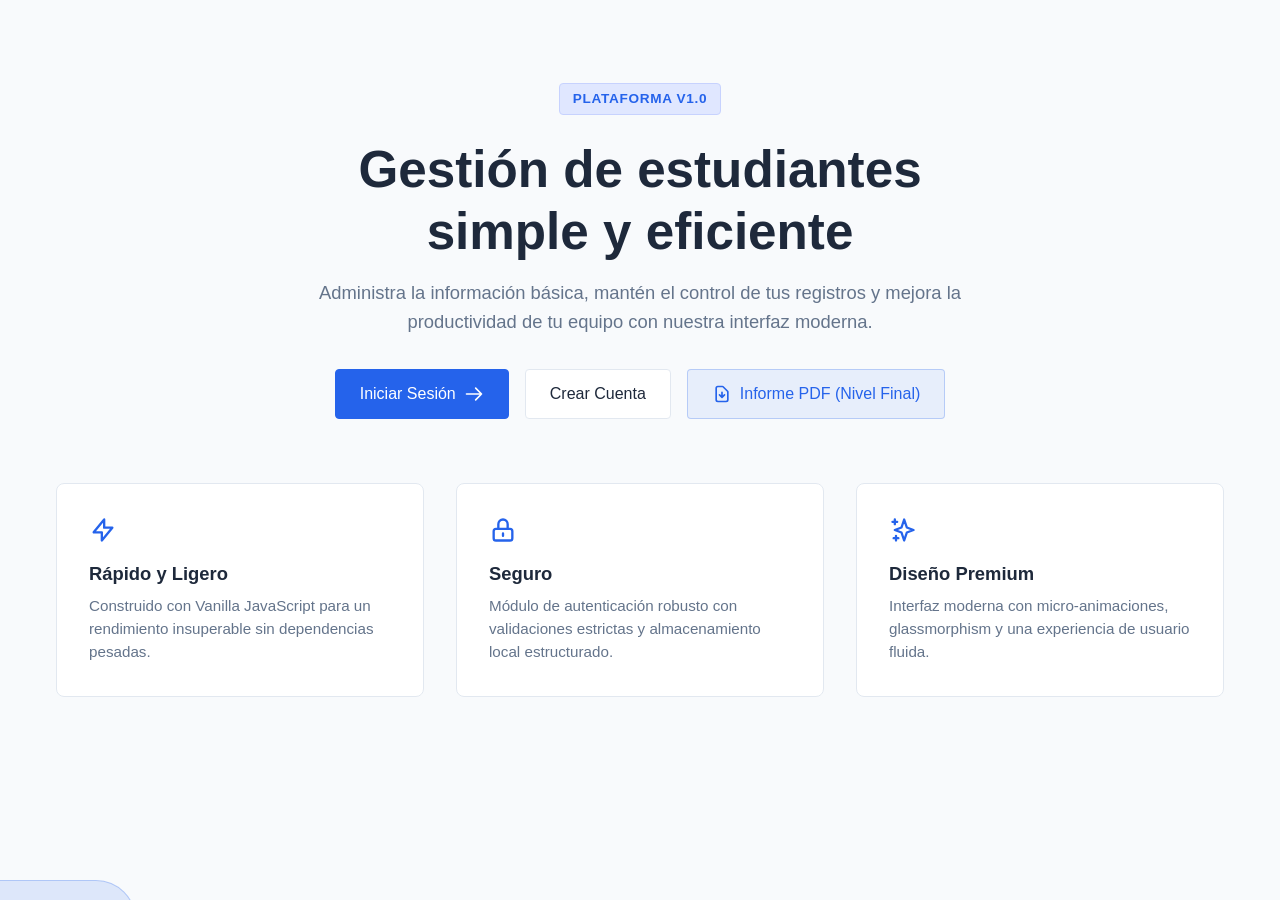
<file: index.html>
<!DOCTYPE html>
<html lang="es">
<head>
    <meta charset="UTF-8">
    <meta name="viewport" content="width=device-width, initial-scale=1.0">
    <meta name="description" content="Proyecto Educa - Plataforma moderna y rápida para la gestión de estudiantes.">
    <title>Proyecto Educa | Inicio</title>
    
    <!-- Fuentes de Google: Inter -->
    <link rel="preconnect" href="https://fonts.googleapis.com">
    <link rel="preconnect" href="https://fonts.gstatic.com" crossorigin>
    <link href="https://fonts.googleapis.com/css2?family=Inter:wght@400;500;700;800&display=swap" rel="stylesheet">
    
    <!-- Estilos Globales -->
    <link rel="stylesheet" href="assets/css/reset.css">
    <link rel="stylesheet" href="assets/css/variables.css">
    <link rel="stylesheet" href="assets/css/components.css">
    <link rel="stylesheet" href="assets/css/pages.css">
</head>
<body>
    <!-- Fondo animado de figuras flotantes -->
    <div class="floating-bg">
        <div class="shape shape-1"></div>
        <div class="shape shape-2"></div>
        <div class="shape shape-3"></div>
        <div class="shape shape-4"></div>
        <div class="shape shape-5"></div>
        <div class="shape shape-6"></div>
    </div>

    <!-- El Header será inyectado aquí por el componente de la Parte 4 -->
    <header id="header-container" class="glass-header"></header>
    
    <main class="main-content">
        <!-- Sección Principal (Hero) -->
        <section class="hero">
            <div class="hero-badge">Plataforma v1.0</div>
            <h1>Gestión de estudiantes<br><span>simple y eficiente</span></h1>
            <p>Administra la información básica, mantén el control de tus registros y mejora la productividad de tu equipo con nuestra interfaz moderna.</p>
            <div class="actions">
                <a href="src/pages/login.html" class="btn btn-primary btn-lg">
                    Iniciar Sesión
                    <svg width="20" height="20" fill="none" stroke="currentColor" viewBox="0 0 24 24"><path stroke-linecap="round" stroke-linejoin="round" stroke-width="2" d="M14 5l7 7m0 0l-7 7m7-7H3"></path></svg>
                </a>
                <a href="src/pages/registro.html" class="btn btn-secondary btn-lg">Crear Cuenta</a>
                <a href="Analisis_del_Proyecto_Git.pdf" download class="btn btn-secondary btn-lg" style="background: rgba(37, 99, 235, 0.08); border-color: rgba(37, 99, 235, 0.25); color: var(--color-primary);" title="Descargar Informe Técnico en PDF">
                    <svg width="20" height="20" fill="none" stroke="currentColor" viewBox="0 0 24 24"><path stroke-linecap="round" stroke-linejoin="round" stroke-width="2" d="M12 10v6m0 0l-3-3m3 3l3-3m2 8H7a2 2 0 01-2-2V5a2 2 0 012-2h5.586a1 1 0 01.707.293l5.414 5.414a1 1 0 01.293.707V19a2 2 0 01-2 2z"></path></svg>
                    Informe PDF (Nivel Final)
                </a>
            </div>
        </section>

        <!-- Sección de Características -->
        <section class="features-grid">
            <div class="card feature-card">
                <div class="feature-icon">
                    <svg width="28" height="28" fill="none" stroke="currentColor" viewBox="0 0 24 24"><path stroke-linecap="round" stroke-linejoin="round" stroke-width="2" d="M13 10V3L4 14h7v7l9-11h-7z"></path></svg>
                </div>
                <h3>Rápido y Ligero</h3>
                <p>Construido con Vanilla JavaScript para un rendimiento insuperable sin dependencias pesadas.</p>
            </div>
            <div class="card feature-card">
                <div class="feature-icon">
                    <svg width="28" height="28" fill="none" stroke="currentColor" viewBox="0 0 24 24"><path stroke-linecap="round" stroke-linejoin="round" stroke-width="2" d="M12 15v2m-6 4h12a2 2 0 002-2v-6a2 2 0 00-2-2H6a2 2 0 00-2 2v6a2 2 0 002 2zm10-10V7a4 4 0 00-8 0v4h8z"></path></svg>
                </div>
                <h3>Seguro</h3>
                <p>Módulo de autenticación robusto con validaciones estrictas y almacenamiento local estructurado.</p>
            </div>
            <div class="card feature-card">
                <div class="feature-icon">
                    <svg width="28" height="28" fill="none" stroke="currentColor" viewBox="0 0 24 24"><path stroke-linecap="round" stroke-linejoin="round" stroke-width="2" d="M5 3v4M3 5h4M6 17v4m-2-2h4m5-16l2.286 6.857L21 12l-5.714 2.143L13 21l-2.286-6.857L5 12l5.714-2.143L13 3z"></path></svg>
                </div>
                <h3>Diseño Premium</h3>
                <p>Interfaz moderna con micro-animaciones, glassmorphism y una experiencia de usuario fluida.</p>
            </div>
        </section>
    </main>

    <!-- El Footer será inyectado aquí por el componente de la Parte 4 -->
    <footer id="footer-container"></footer>

    <!-- Script Principal (Módulo ES6) -->
    <script type="module" src="src/main.js"></script>
</body>
</html>
</file>
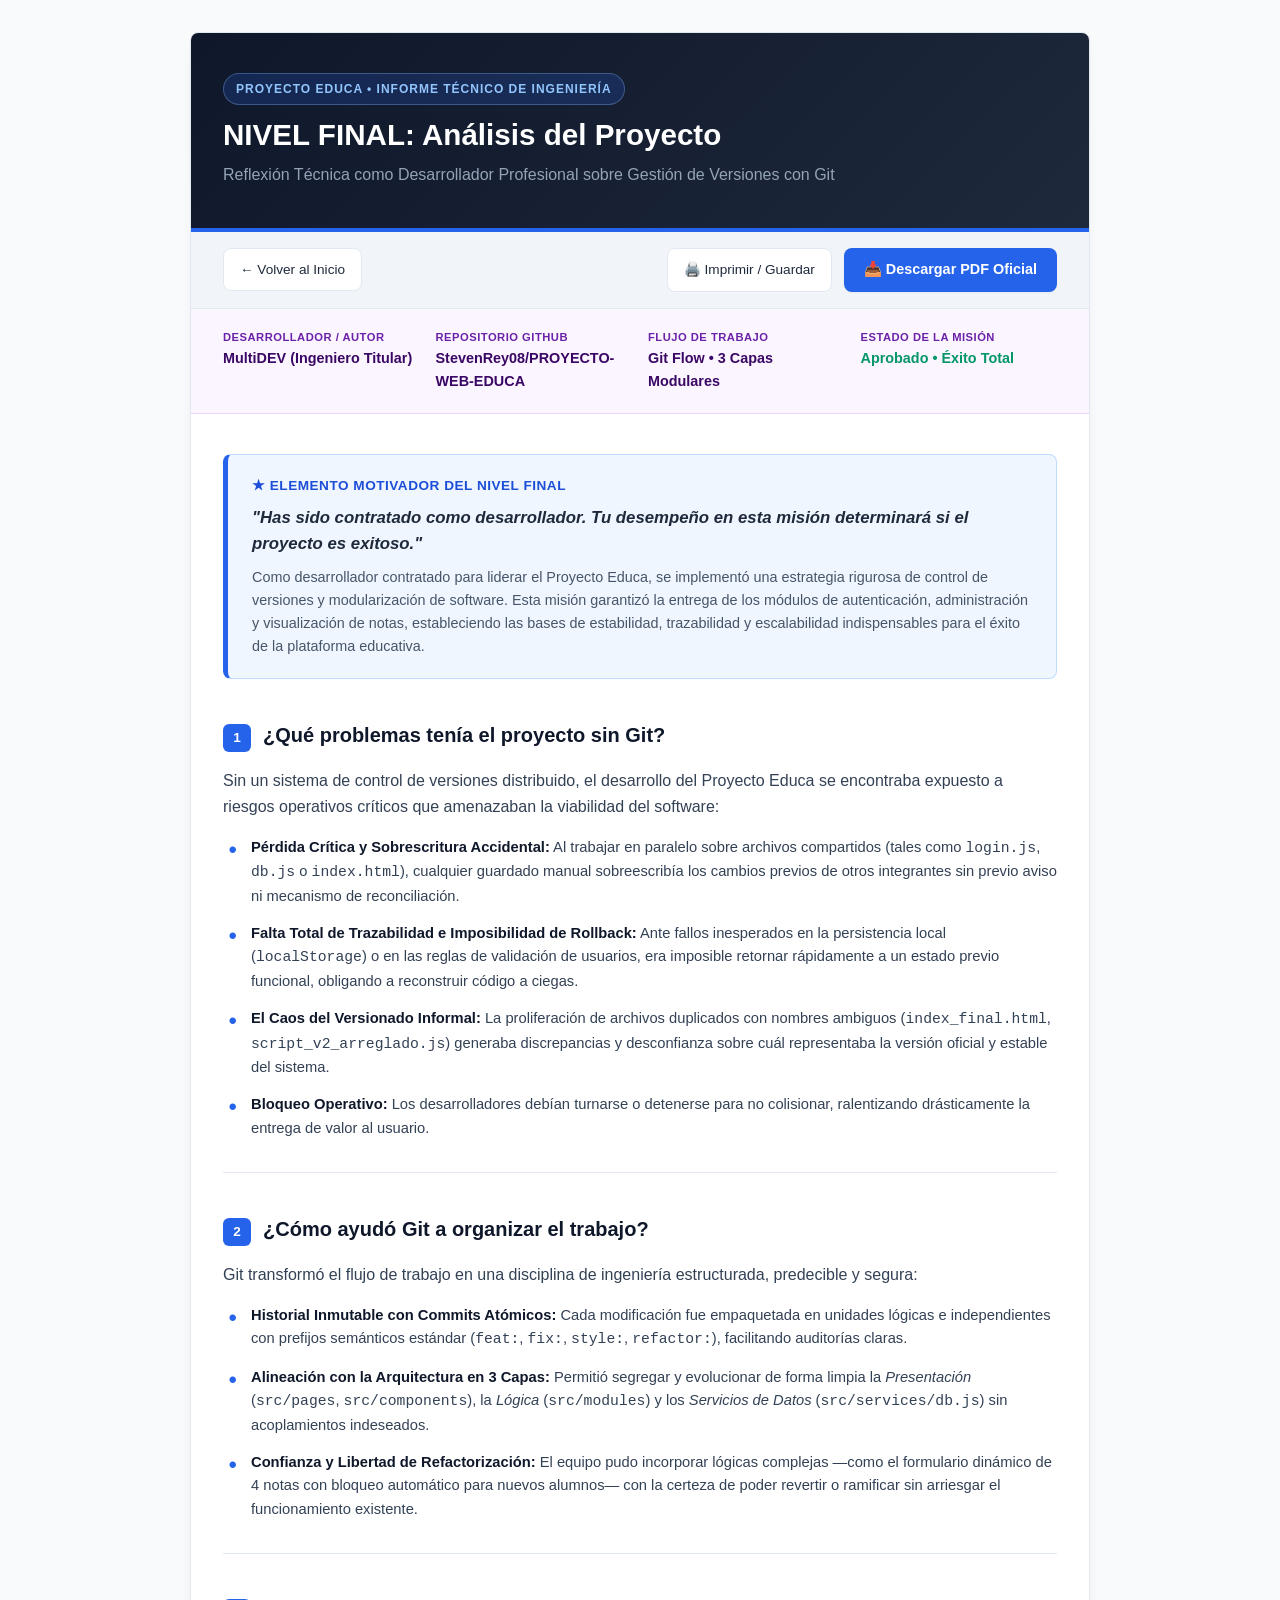
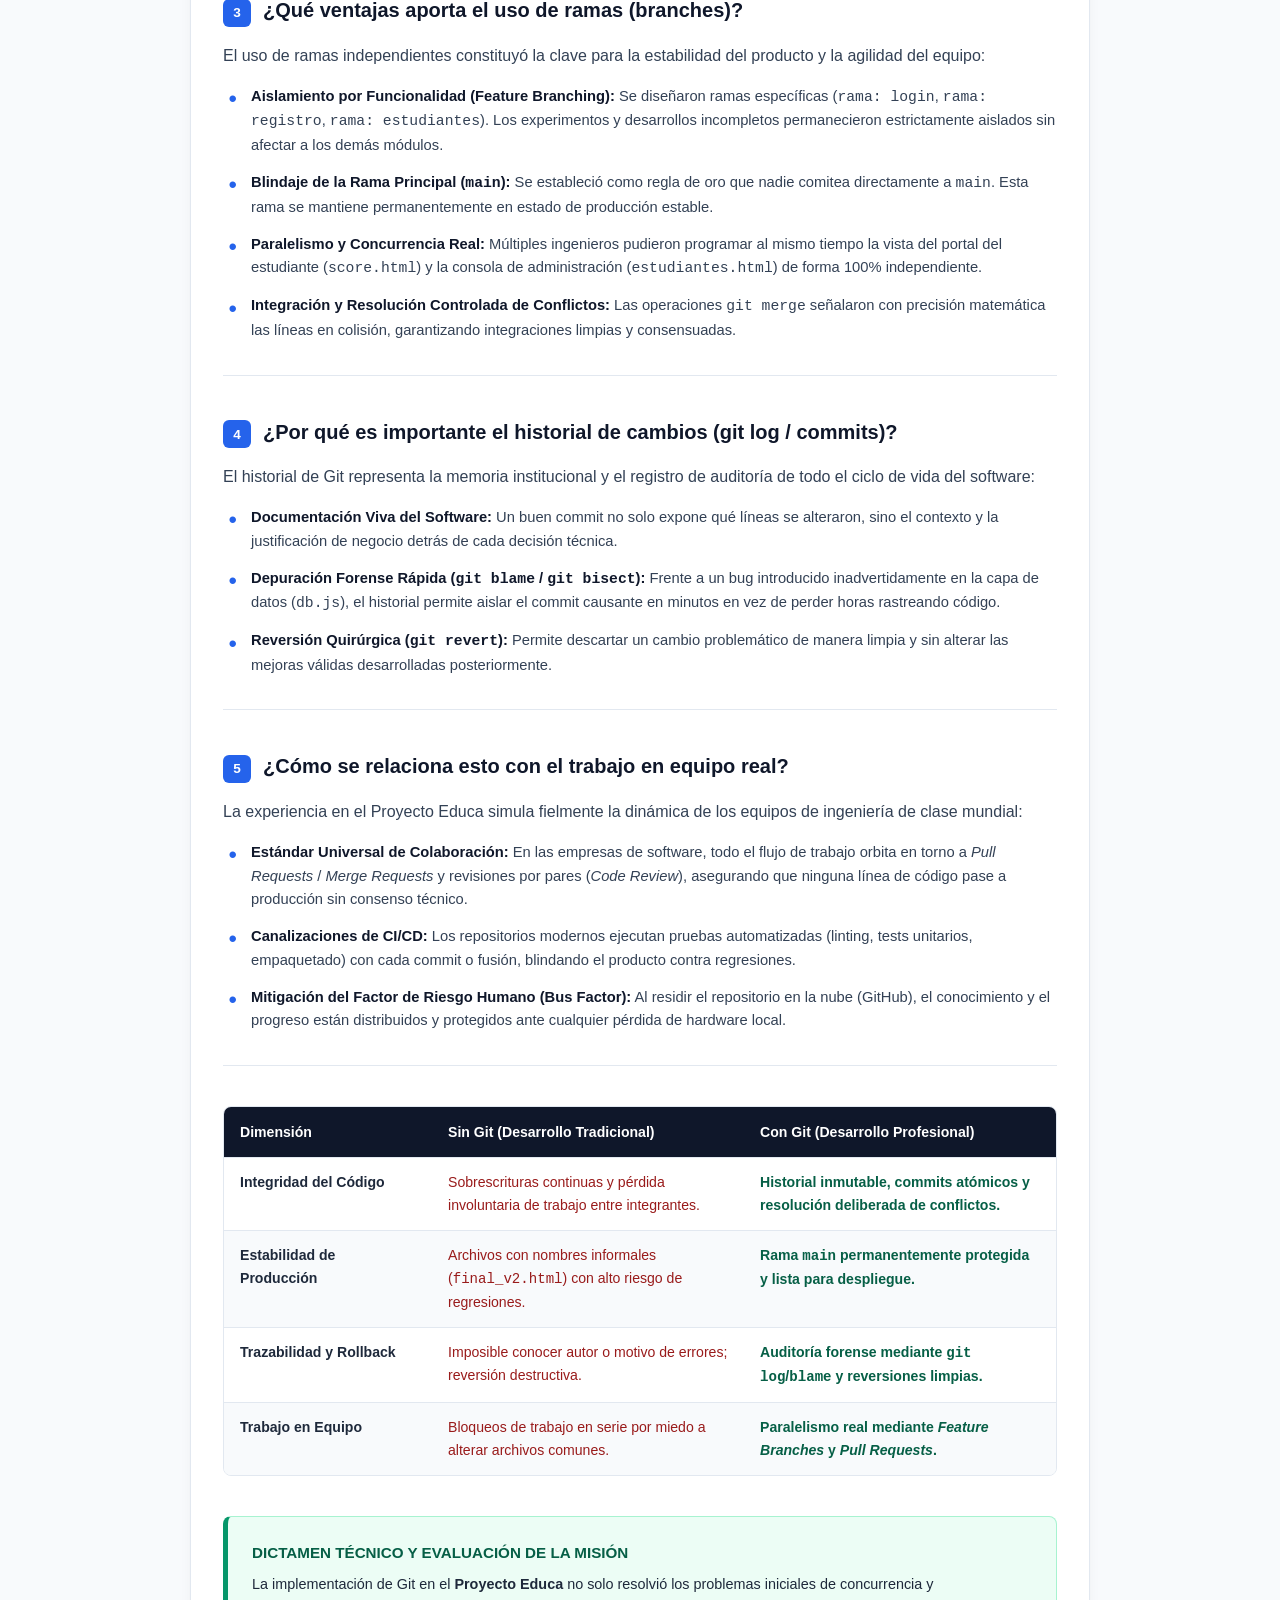
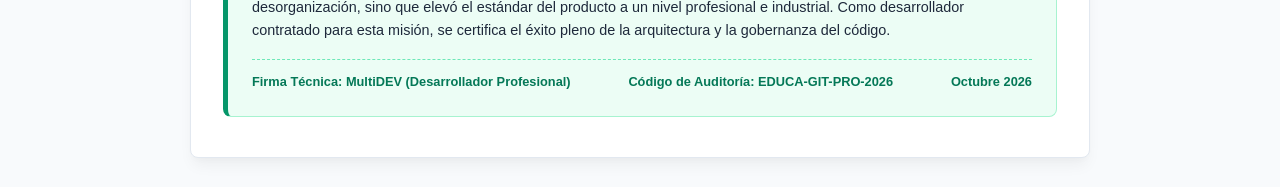
<file: docs/reflexion.html>
<!DOCTYPE html>
<html lang="es">
<head>
    <meta charset="UTF-8">
    <meta name="viewport" content="width=device-width, initial-scale=1.0">
    <title>Nivel Final: Análisis del Proyecto y Reflexión Git | Proyecto Educa</title>
    <link rel="stylesheet" href="../assets/css/reset.css">
    <link rel="stylesheet" href="../assets/css/variables.css">
    <link rel="stylesheet" href="../assets/css/components.css">
    <style>
        body {
            background-color: var(--color-bg);
            color: var(--color-text-main);
            font-family: var(--font-family-main);
            line-height: 1.6;
            padding: 2rem 1rem;
        }

        .report-container {
            max-width: 900px;
            margin: 0 auto;
            background: #ffffff;
            border-radius: var(--border-radius-lg);
            box-shadow: var(--shadow-lg);
            border: 1px solid var(--color-border);
            overflow: hidden;
        }

        .report-header {
            background: linear-gradient(135deg, #0F172A 0%, #1E293B 100%);
            color: #ffffff;
            padding: 2.5rem 2rem;
            position: relative;
            border-bottom: 4px solid var(--color-primary);
        }

        .report-badge {
            display: inline-block;
            background: rgba(37, 99, 235, 0.2);
            color: #93C5FD;
            border: 1px solid rgba(147, 197, 253, 0.3);
            font-size: 0.75rem;
            font-weight: 700;
            letter-spacing: 1px;
            text-transform: uppercase;
            padding: 0.35rem 0.75rem;
            border-radius: 9999px;
            margin-bottom: 0.75rem;
        }

        .report-header h1 {
            font-size: 1.85rem;
            font-weight: 800;
            margin: 0 0 0.5rem 0;
            line-height: 1.25;
        }

        .report-header p {
            color: #94A3B8;
            font-size: 1rem;
            margin: 0;
        }

        .actions-bar {
            display: flex;
            justify-content: space-between;
            align-items: center;
            flex-wrap: wrap;
            gap: 1rem;
            background: #F1F5F9;
            padding: 1rem 2rem;
            border-bottom: 1px solid var(--color-border);
        }

        .btn-download-pdf {
            display: inline-flex;
            align-items: center;
            gap: 0.5rem;
            background: var(--color-primary);
            color: #ffffff;
            font-weight: 600;
            font-size: 0.9rem;
            padding: 0.65rem 1.25rem;
            border-radius: var(--border-radius-md);
            text-decoration: none;
            transition: var(--transition-fast);
            box-shadow: var(--shadow-sm);
        }

        .btn-download-pdf:hover {
            background: var(--color-primary-hover);
            transform: translateY(-1px);
            box-shadow: var(--shadow-md);
        }

        .btn-secondary-action {
            display: inline-flex;
            align-items: center;
            gap: 0.4rem;
            background: #ffffff;
            color: var(--color-text-main);
            border: 1px solid var(--color-border);
            font-weight: 500;
            font-size: 0.85rem;
            padding: 0.6rem 1rem;
            border-radius: var(--border-radius-md);
            text-decoration: none;
            cursor: pointer;
            transition: var(--transition-fast);
        }

        .btn-secondary-action:hover {
            background: #F8FAFC;
            border-color: #CBD5E1;
        }

        .meta-strip {
            display: grid;
            grid-template-columns: repeat(auto-fit, minmax(180px, 1fr));
            gap: 1rem;
            padding: 1.25rem 2rem;
            background: #FAF5FF;
            border-bottom: 1px solid #E9D5FF;
        }

        .meta-item .meta-label {
            font-size: 0.7rem;
            font-weight: 700;
            color: #6B21A8;
            text-transform: uppercase;
            letter-spacing: 0.5px;
        }

        .meta-item .meta-value {
            font-size: 0.9rem;
            font-weight: 600;
            color: #3B0764;
        }

        .report-body {
            padding: 2.5rem 2rem;
        }

        .callout-card {
            background: #EFF6FF;
            border: 1px solid #BFDBFE;
            border-left: 5px solid var(--color-primary);
            border-radius: var(--border-radius-md);
            padding: 1.25rem 1.5rem;
            margin-bottom: 2.5rem;
        }

        .callout-title {
            color: #1D4ED8;
            font-weight: 700;
            font-size: 0.85rem;
            text-transform: uppercase;
            letter-spacing: 0.5px;
            margin-bottom: 0.5rem;
            display: flex;
            align-items: center;
            gap: 0.4rem;
        }

        .callout-quote {
            font-style: italic;
            font-size: 1.05rem;
            font-weight: 600;
            color: #1E293B;
            margin-bottom: 0.5rem;
        }

        .callout-desc {
            font-size: 0.9rem;
            color: #475569;
            margin: 0;
        }

        .question-block {
            margin-bottom: 2.5rem;
            padding-bottom: 2rem;
            border-bottom: 1px solid var(--color-border);
        }

        .question-block:last-child {
            border-bottom: none;
            margin-bottom: 1rem;
        }

        .question-title {
            display: flex;
            align-items: baseline;
            gap: 0.75rem;
            font-size: 1.25rem;
            font-weight: 700;
            color: #0F172A;
            margin-bottom: 1rem;
        }

        .question-badge {
            background: var(--color-primary);
            color: #ffffff;
            font-size: 0.85rem;
            font-weight: 800;
            width: 28px;
            height: 28px;
            border-radius: 6px;
            display: inline-flex;
            align-items: center;
            justify-content: center;
            flex-shrink: 0;
        }

        .answer-lead {
            font-size: 1rem;
            color: #334155;
            margin-bottom: 1rem;
            font-weight: 500;
        }

        .point-list {
            list-style: none;
            padding: 0;
            margin: 0;
            display: flex;
            flex-direction: column;
            gap: 0.85rem;
        }

        .point-item {
            position: relative;
            padding-left: 1.75rem;
            font-size: 0.92rem;
            color: #334155;
        }

        .point-item::before {
            content: "•";
            color: var(--color-primary);
            font-size: 1.5rem;
            position: absolute;
            left: 0.35rem;
            top: -0.3rem;
        }

        .point-item strong {
            color: #0F172A;
        }

        .table-wrapper {
            margin: 2.5rem 0;
            overflow-x: auto;
            border-radius: var(--border-radius-md);
            border: 1px solid var(--color-border);
        }

        .comparison-table {
            width: 100%;
            border-collapse: collapse;
            font-size: 0.88rem;
            text-align: left;
        }

        .comparison-table th {
            background: #0F172A;
            color: #ffffff;
            padding: 0.85rem 1rem;
            font-weight: 600;
        }

        .comparison-table td {
            padding: 0.85rem 1rem;
            border-top: 1px solid var(--color-border);
            vertical-align: top;
        }

        .comparison-table tr:nth-child(even) td {
            background: #F8FAFC;
        }

        .text-danger {
            color: #991B1B;
            font-weight: 500;
        }

        .text-success {
            color: #065F46;
            font-weight: 600;
        }

        .verdict-box {
            background: #ECFDF5;
            border: 1px solid #A7F3D0;
            border-left: 5px solid #059669;
            border-radius: var(--border-radius-md);
            padding: 1.5rem;
            margin-top: 2rem;
        }

        .verdict-title {
            color: #065F46;
            font-weight: 700;
            font-size: 0.95rem;
            margin-bottom: 0.5rem;
        }

        .verdict-text {
            font-size: 0.9rem;
            color: #1E293B;
            margin: 0 0 1rem 0;
        }

        .signature-line {
            font-size: 0.8rem;
            color: #047857;
            font-weight: 600;
            border-top: 1px dashed #6EE7B7;
            padding-top: 0.75rem;
            display: flex;
            justify-content: space-between;
            flex-wrap: wrap;
            gap: 0.5rem;
        }

        @media print {
            body {
                padding: 0;
                background: #ffffff;
            }
            .report-container {
                box-shadow: none;
                border: none;
                max-width: 100%;
            }
            .actions-bar {
                display: none;
            }
        }
    </style>
</head>
<body>

    <main class="report-container">
        <!-- HEADER -->
        <header class="report-header">
            <span class="report-badge">Proyecto Educa • Informe Técnico de Ingeniería</span>
            <h1>NIVEL FINAL: Análisis del Proyecto</h1>
            <p>Reflexión Técnica como Desarrollador Profesional sobre Gestión de Versiones con Git</p>
        </header>

        <!-- ACTION BAR -->
        <section class="actions-bar">
            <div>
                <a href="../index.html" class="btn-secondary-action">
                    ← Volver al Inicio
                </a>
            </div>
            <div style="display: flex; gap: 0.75rem;">
                <button onclick="window.print()" class="btn-secondary-action">
                    🖨️ Imprimir / Guardar
                </button>
                <a href="Analisis_del_Proyecto_Git.pdf" download class="btn-download-pdf" id="btn-download-pdf">
                    📥 Descargar PDF Oficial
                </a>
            </div>
        </section>

        <!-- METADATA -->
        <section class="meta-strip">
            <div class="meta-item">
                <div class="meta-label">Desarrollador / Autor</div>
                <div class="meta-value">MultiDEV (Ingeniero Titular)</div>
            </div>
            <div class="meta-item">
                <div class="meta-label">Repositorio GitHub</div>
                <div class="meta-value">StevenRey08/PROYECTO-WEB-EDUCA</div>
            </div>
            <div class="meta-item">
                <div class="meta-label">Flujo de Trabajo</div>
                <div class="meta-value">Git Flow • 3 Capas Modulares</div>
            </div>
            <div class="meta-item">
                <div class="meta-label">Estado de la Misión</div>
                <div class="meta-value" style="color: #059669;">Aprobado • Éxito Total</div>
            </div>
        </section>

        <section class="report-body">
            <!-- ELEMENTO MOTIVADOR -->
            <div class="callout-card">
                <div class="callout-title">★ Elemento Motivador del Nivel Final</div>
                <div class="callout-quote">"Has sido contratado como desarrollador. Tu desempeño en esta misión determinará si el proyecto es exitoso."</div>
                <p class="callout-desc">
                    Como desarrollador contratado para liderar el Proyecto Educa, se implementó una estrategia rigurosa de control de versiones y modularización de software. Esta misión garantizó la entrega de los módulos de autenticación, administración y visualización de notas, estableciendo las bases de estabilidad, trazabilidad y escalabilidad indispensables para el éxito de la plataforma educativa.
                </p>
            </div>

            <!-- PREGUNTA 1 -->
            <article class="question-block">
                <h2 class="question-title">
                    <span class="question-badge">1</span>
                    ¿Qué problemas tenía el proyecto sin Git?
                </h2>
                <p class="answer-lead">
                    Sin un sistema de control de versiones distribuido, el desarrollo del Proyecto Educa se encontraba expuesto a riesgos operativos críticos que amenazaban la viabilidad del software:
                </p>
                <ul class="point-list">
                    <li class="point-item">
                        <strong>Pérdida Crítica y Sobrescritura Accidental:</strong> Al trabajar en paralelo sobre archivos compartidos (tales como <code>login.js</code>, <code>db.js</code> o <code>index.html</code>), cualquier guardado manual sobreescribía los cambios previos de otros integrantes sin previo aviso ni mecanismo de reconciliación.
                    </li>
                    <li class="point-item">
                        <strong>Falta Total de Trazabilidad e Imposibilidad de Rollback:</strong> Ante fallos inesperados en la persistencia local (<code>localStorage</code>) o en las reglas de validación de usuarios, era imposible retornar rápidamente a un estado previo funcional, obligando a reconstruir código a ciegas.
                    </li>
                    <li class="point-item">
                        <strong>El Caos del Versionado Informal:</strong> La proliferación de archivos duplicados con nombres ambiguos (<code>index_final.html</code>, <code>script_v2_arreglado.js</code>) generaba discrepancias y desconfianza sobre cuál representaba la versión oficial y estable del sistema.
                    </li>
                    <li class="point-item">
                        <strong>Bloqueo Operativo:</strong> Los desarrolladores debían turnarse o detenerse para no colisionar, ralentizando drásticamente la entrega de valor al usuario.
                    </li>
                </ul>
            </article>

            <!-- PREGUNTA 2 -->
            <article class="question-block">
                <h2 class="question-title">
                    <span class="question-badge">2</span>
                    ¿Cómo ayudó Git a organizar el trabajo?
                </h2>
                <p class="answer-lead">
                    Git transformó el flujo de trabajo en una disciplina de ingeniería estructurada, predecible y segura:
                </p>
                <ul class="point-list">
                    <li class="point-item">
                        <strong>Historial Inmutable con Commits Atómicos:</strong> Cada modificación fue empaquetada en unidades lógicas e independientes con prefijos semánticos estándar (<code>feat:</code>, <code>fix:</code>, <code>style:</code>, <code>refactor:</code>), facilitando auditorías claras.
                    </li>
                    <li class="point-item">
                        <strong>Alineación con la Arquitectura en 3 Capas:</strong> Permitió segregar y evolucionar de forma limpia la <em>Presentación</em> (<code>src/pages</code>, <code>src/components</code>), la <em>Lógica</em> (<code>src/modules</code>) y los <em>Servicios de Datos</em> (<code>src/services/db.js</code>) sin acoplamientos indeseados.
                    </li>
                    <li class="point-item">
                        <strong>Confianza y Libertad de Refactorización:</strong> El equipo pudo incorporar lógicas complejas —como el formulario dinámico de 4 notas con bloqueo automático para nuevos alumnos— con la certeza de poder revertir o ramificar sin arriesgar el funcionamiento existente.
                    </li>
                </ul>
            </article>

            <!-- PREGUNTA 3 -->
            <article class="question-block">
                <h2 class="question-title">
                    <span class="question-badge">3</span>
                    ¿Qué ventajas aporta el uso de ramas (branches)?
                </h2>
                <p class="answer-lead">
                    El uso de ramas independientes constituyó la clave para la estabilidad del producto y la agilidad del equipo:
                </p>
                <ul class="point-list">
                    <li class="point-item">
                        <strong>Aislamiento por Funcionalidad (Feature Branching):</strong> Se diseñaron ramas específicas (<code>rama: login</code>, <code>rama: registro</code>, <code>rama: estudiantes</code>). Los experimentos y desarrollos incompletos permanecieron estrictamente aislados sin afectar a los demás módulos.
                    </li>
                    <li class="point-item">
                        <strong>Blindaje de la Rama Principal (<code>main</code>):</strong> Se estableció como regla de oro que nadie comitea directamente a <code>main</code>. Esta rama se mantiene permanentemente en estado de producción estable.
                    </li>
                    <li class="point-item">
                        <strong>Paralelismo y Concurrencia Real:</strong> Múltiples ingenieros pudieron programar al mismo tiempo la vista del portal del estudiante (<code>score.html</code>) y la consola de administración (<code>estudiantes.html</code>) de forma 100% independiente.
                    </li>
                    <li class="point-item">
                        <strong>Integración y Resolución Controlada de Conflictos:</strong> Las operaciones <code>git merge</code> señalaron con precisión matemática las líneas en colisión, garantizando integraciones limpias y consensuadas.
                    </li>
                </ul>
            </article>

            <!-- PREGUNTA 4 -->
            <article class="question-block">
                <h2 class="question-title">
                    <span class="question-badge">4</span>
                    ¿Por qué es importante el historial de cambios (git log / commits)?
                </h2>
                <p class="answer-lead">
                    El historial de Git representa la memoria institucional y el registro de auditoría de todo el ciclo de vida del software:
                </p>
                <ul class="point-list">
                    <li class="point-item">
                        <strong>Documentación Viva del Software:</strong> Un buen commit no solo expone qué líneas se alteraron, sino el contexto y la justificación de negocio detrás de cada decisión técnica.
                    </li>
                    <li class="point-item">
                        <strong>Depuración Forense Rápida (<code>git blame</code> / <code>git bisect</code>):</strong> Frente a un bug introducido inadvertidamente en la capa de datos (<code>db.js</code>), el historial permite aislar el commit causante en minutos en vez de perder horas rastreando código.
                    </li>
                    <li class="point-item">
                        <strong>Reversión Quirúrgica (<code>git revert</code>):</strong> Permite descartar un cambio problemático de manera limpia y sin alterar las mejoras válidas desarrolladas posteriormente.
                    </li>
                </ul>
            </article>

            <!-- PREGUNTA 5 -->
            <article class="question-block">
                <h2 class="question-title">
                    <span class="question-badge">5</span>
                    ¿Cómo se relaciona esto con el trabajo en equipo real?
                </h2>
                <p class="answer-lead">
                    La experiencia en el Proyecto Educa simula fielmente la dinámica de los equipos de ingeniería de clase mundial:
                </p>
                <ul class="point-list">
                    <li class="point-item">
                        <strong>Estándar Universal de Colaboración:</strong> En las empresas de software, todo el flujo de trabajo orbita en torno a <em>Pull Requests</em> / <em>Merge Requests</em> y revisiones por pares (<em>Code Review</em>), asegurando que ninguna línea de código pase a producción sin consenso técnico.
                    </li>
                    <li class="point-item">
                        <strong>Canalizaciones de CI/CD:</strong> Los repositorios modernos ejecutan pruebas automatizadas (linting, tests unitarios, empaquetado) con cada commit o fusión, blindando el producto contra regresiones.
                    </li>
                    <li class="point-item">
                        <strong>Mitigación del Factor de Riesgo Humano (Bus Factor):</strong> Al residir el repositorio en la nube (GitHub), el conocimiento y el progreso están distribuidos y protegidos ante cualquier pérdida de hardware local.
                    </li>
                </ul>
            </article>

            <!-- MATRIZ COMPARATIVA -->
            <section class="table-wrapper">
                <table class="comparison-table">
                    <thead>
                        <tr>
                            <th style="width: 25%;">Dimensión</th>
                            <th style="width: 37.5%;">Sin Git (Desarrollo Tradicional)</th>
                            <th style="width: 37.5%;">Con Git (Desarrollo Profesional)</th>
                        </tr>
                    </thead>
                    <tbody>
                        <tr>
                            <td><strong>Integridad del Código</strong></td>
                            <td class="text-danger">Sobrescrituras continuas y pérdida involuntaria de trabajo entre integrantes.</td>
                            <td class="text-success">Historial inmutable, commits atómicos y resolución deliberada de conflictos.</td>
                        </tr>
                        <tr>
                            <td><strong>Estabilidad de Producción</strong></td>
                            <td class="text-danger">Archivos con nombres informales (<code>final_v2.html</code>) con alto riesgo de regresiones.</td>
                            <td class="text-success">Rama <code>main</code> permanentemente protegida y lista para despliegue.</td>
                        </tr>
                        <tr>
                            <td><strong>Trazabilidad y Rollback</strong></td>
                            <td class="text-danger">Imposible conocer autor o motivo de errores; reversión destructiva.</td>
                            <td class="text-success">Auditoría forense mediante <code>git log</code>/<code>blame</code> y reversiones limpias.</td>
                        </tr>
                        <tr>
                            <td><strong>Trabajo en Equipo</strong></td>
                            <td class="text-danger">Bloqueos de trabajo en serie por miedo a alterar archivos comunes.</td>
                            <td class="text-success">Paralelismo real mediante <em>Feature Branches</em> y <em>Pull Requests</em>.</td>
                        </tr>
                    </tbody>
                </table>
            </section>

            <!-- DICTAMEN FINAL -->
            <div class="verdict-box">
                <div class="verdict-title">DICTAMEN TÉCNICO Y EVALUACIÓN DE LA MISIÓN</div>
                <p class="verdict-text">
                    La implementación de Git en el <strong>Proyecto Educa</strong> no solo resolvió los problemas iniciales de concurrencia y desorganización, sino que elevó el estándar del producto a un nivel profesional e industrial. Como desarrollador contratado para esta misión, se certifica el éxito pleno de la arquitectura y la gobernanza del código.
                </p>
                <div class="signature-line">
                    <span>Firma Técnica: MultiDEV (Desarrollador Profesional)</span>
                    <span>Código de Auditoría: EDUCA-GIT-PRO-2026</span>
                    <span>Octubre 2026</span>
                </div>
            </div>
        </section>
    </main>

</body>
</html>
</file>
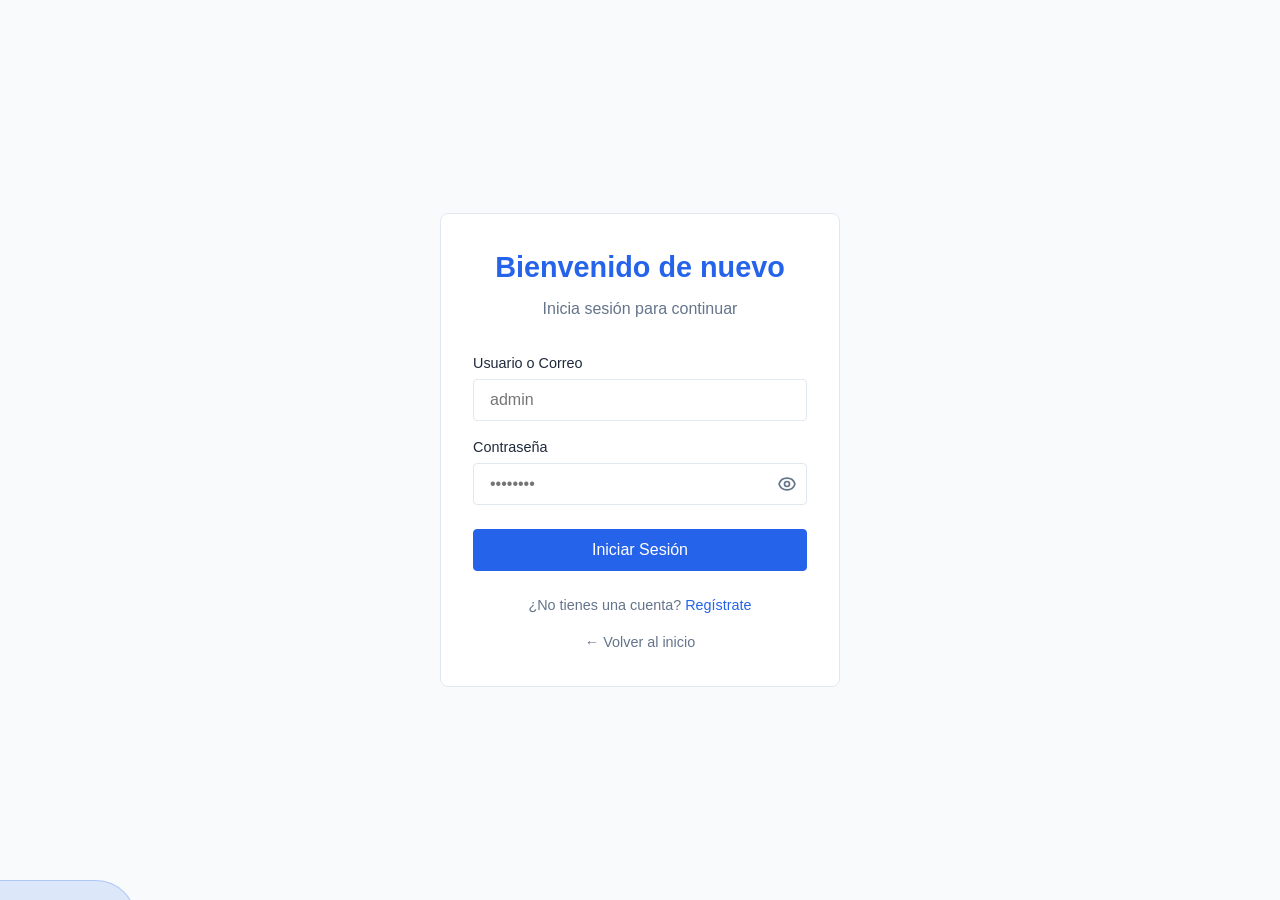
<file: src/pages/estudiantes.html>
<!DOCTYPE html>
<html lang="es">
<head>
    <meta charset="UTF-8">
    <meta name="viewport" content="width=device-width, initial-scale=1.0">
    <title>Proyecto Educa | Dashboard Admin</title>
    <link rel="stylesheet" href="../../assets/css/reset.css">
    <link rel="stylesheet" href="../../assets/css/variables.css">
    <link rel="stylesheet" href="../../assets/css/components.css">
    <link rel="stylesheet" href="../../assets/css/pages.css">
</head>
<body style="background-color: var(--color-bg);">
    
    <!-- Fondo animado de figuras flotantes -->
    <div class="floating-bg">
        <div class="shape shape-1"></div>
        <div class="shape shape-2"></div>
        <div class="shape shape-3"></div>
        <div class="shape shape-4"></div>
        <div class="shape shape-5"></div>
        <div class="shape shape-6"></div>
    </div>

    <!-- Header Admin -->
    <header id="header-container" style="background-color: white; padding: 1rem 2rem; border-bottom: 1px solid var(--color-border); display: flex; justify-content: space-between; align-items: center;">
        <div style="font-weight: 700; color: var(--color-primary); font-size: 1.2rem;">Proyecto Educa Admin</div>
        <div>
            <span id="admin-name" style="margin-right: 1rem; color: var(--color-text-muted); font-weight: 500;"></span>
            <button id="btn-logout" class="btn btn-secondary" style="padding: 0.4rem 0.8rem; font-size: 0.85rem;">Cerrar Sesión</button>
        </div>
    </header>

    <main class="main-content" style="padding: 2rem; display: flex; flex-direction: column; align-items: center; min-height: calc(100vh - 70px); max-width: 1200px; margin: 0 auto;">
        
        <div style="display: flex; justify-content: space-between; align-items: center; width: 100%; margin-bottom: 2rem;">
            <div>
                <h1 style="color: var(--color-text-main); font-size: 2rem; margin-bottom: 0.5rem;">Panel de Estudiantes</h1>
                <p style="color: var(--color-text-muted);">Visualiza la base de datos de los alumnos registrados.</p>
            </div>
        </div>

        <div class="card" style="width: 100%; padding: 0; overflow-x: auto; box-shadow: var(--shadow-md);">
            <table style="width: 100%; border-collapse: collapse; text-align: left;">
                <thead style="background-color: #F8FAFC; border-bottom: 2px solid var(--color-border);">
                    <tr>
                        <th style="padding: 1rem; font-weight: 600; color: var(--color-text-muted);">ID</th>
                        <th style="padding: 1rem; font-weight: 600; color: var(--color-text-muted);">Nombre</th>
                        <th style="padding: 1rem; font-weight: 600; color: var(--color-text-muted);">Curso</th>
                        <th style="padding: 1rem; font-weight: 600; color: var(--color-text-muted);">Edad</th>
                        <th style="padding: 1rem; font-weight: 600; color: var(--color-text-muted);">Acciones</th>
                    </tr>
                </thead>
                <tbody id="tabla-body">
                    <!-- Las filas se inyectan dinámicamente desde estudiantes.js -->
                </tbody>
            </table>
        </div>
    </main>

    <!-- Modal de Visualización -->
    <div id="modal-estudiante" style="display: none; position: fixed; top: 0; left: 0; width: 100vw; height: 100vh; background-color: rgba(0, 0, 0, 0.4); z-index: 1000; align-items: center; justify-content: center; backdrop-filter: blur(4px);">
        <div class="card" style="width: 100%; max-width: 500px; position: relative; max-height: 90vh; overflow-y: auto; box-shadow: var(--shadow-md);">
            <button id="close-modal" style="position: absolute; top: 1rem; right: 1rem; background: none; border: none; font-size: 1.5rem; cursor: pointer; color: var(--color-text-muted);">&times;</button>
            <h2 style="color: var(--color-primary); margin-bottom: 0.5rem; border-bottom: 1px solid var(--color-border); padding-bottom: 0.5rem; font-size: 1.3rem;">Información del Estudiante</h2>
            
            <div id="modal-content" style="margin-top: 1rem; line-height: 1.6; color: var(--color-text-main);">
                <!-- Detalles inyectados por JS -->
            </div>
            
            <div style="margin-top: 2rem; text-align: right;">
                <button id="btn-modal-ok" class="btn btn-primary">Aceptar</button>
            </div>
        </div>
    </div>

    <!-- Módulo JS del Dashboard -->
    <script type="module" src="../modules/estudiantes/estudiantes.js"></script>
</body>
</html>
</file>
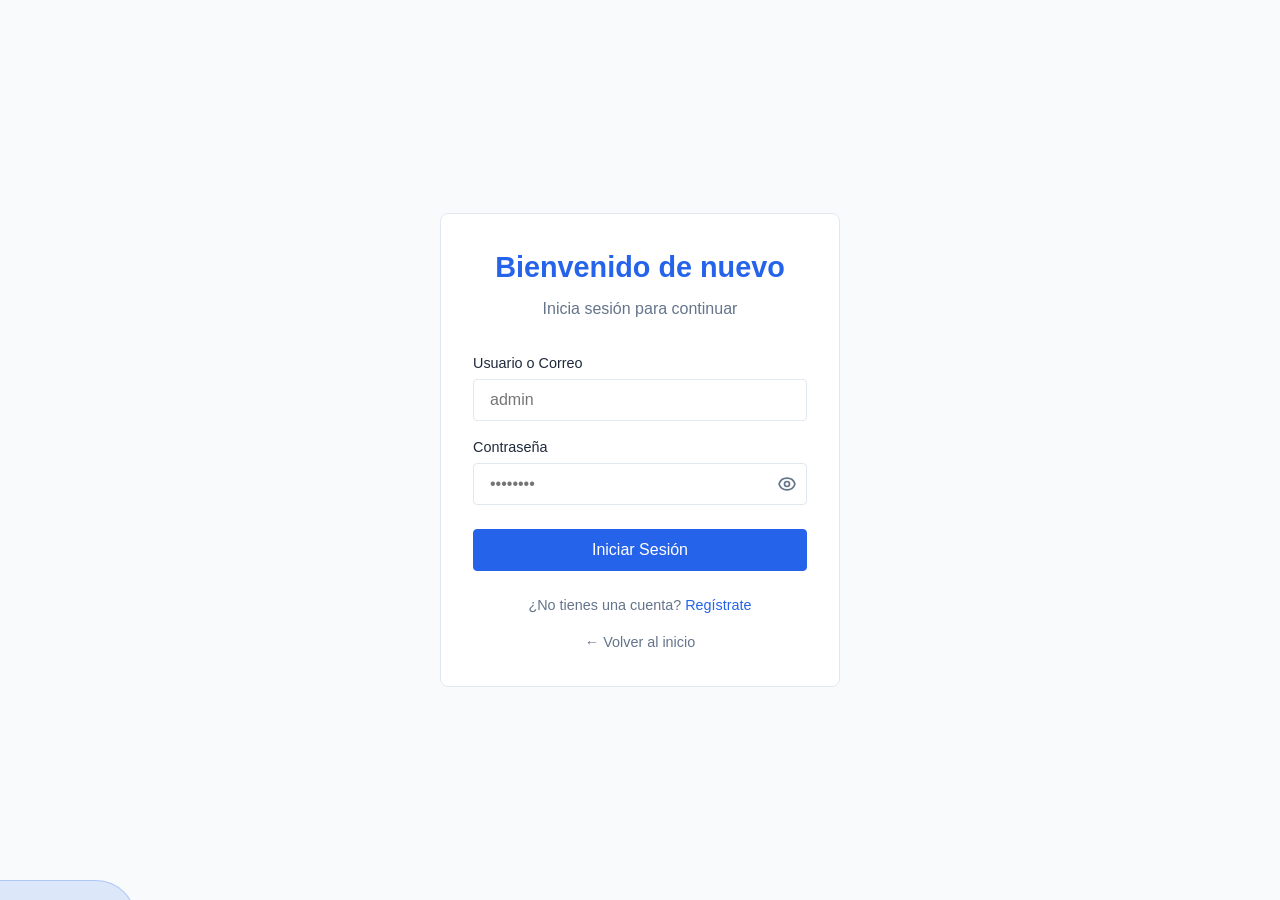
<file: src/pages/login.html>
<!DOCTYPE html>
<html lang="es">
<head>
    <meta charset="UTF-8">
    <meta name="viewport" content="width=device-width, initial-scale=1.0">
    <title>Proyecto Educa | Iniciar Sesión</title>
    
    <!-- Enlace a los Estilos Globales -->
    <link rel="stylesheet" href="../../assets/css/reset.css">
    <link rel="stylesheet" href="../../assets/css/variables.css">
    <link rel="stylesheet" href="../../assets/css/components.css">
    <link rel="stylesheet" href="../../assets/css/pages.css">
</head>
<body style="background-color: var(--color-bg);">
    <!-- Fondo animado de figuras flotantes (traído desde el inicio) -->
    <div class="floating-bg">
        <div class="shape shape-1"></div>
        <div class="shape shape-2"></div>
        <div class="shape shape-3"></div>
        <div class="shape shape-4"></div>
        <div class="shape shape-5"></div>
        <div class="shape shape-6"></div>
    </div>

    <main class="main-content" style="min-height: 100vh; display: flex; align-items: center; justify-content: center; padding: var(--spacing-md);">
        
        <div class="card login-card" style="max-width: 400px; width: 100%;">
            <div style="text-align: center; margin-bottom: var(--spacing-xl);">
                <h1 style="color: var(--color-primary); font-size: 1.8rem; margin-bottom: var(--spacing-sm);">Bienvenido de nuevo</h1>
                <p style="color: var(--color-text-muted);">Inicia sesión para continuar</p>
            </div>
            
            <form id="login-form" autocomplete="off">
                <div class="form-group">
                    <label for="correo">Usuario o Correo</label>
                    <input type="text" id="correo" name="correo" class="form-control" placeholder="admin" required>
                </div>
                
                <div class="form-group">
                    <label for="clave">Contraseña</label>
                    <div style="position: relative;">
                        <input type="password" id="clave" name="clave" class="form-control" placeholder="••••••••" required style="padding-right: 40px; width: 100%;">
                        <button type="button" id="toggle-password" style="position: absolute; right: 10px; top: 50%; transform: translateY(-50%); background: none; border: none; cursor: pointer; color: var(--color-text-muted); font-size: 1.2rem; padding: 0;" aria-label="Mostrar contraseña">
                            <svg id="eye-icon" width="20" height="20" fill="none" stroke="currentColor" viewBox="0 0 24 24"><path stroke-linecap="round" stroke-linejoin="round" stroke-width="2" d="M15 12a3 3 0 11-6 0 3 3 0 016 0z"></path><path stroke-linecap="round" stroke-linejoin="round" stroke-width="2" d="M2.458 12C3.732 7.943 7.523 5 12 5c4.478 0 8.268 2.943 9.542 7-1.274 4.057-5.064 7-9.542 7-4.477 0-8.268-2.943-9.542-7z"></path></svg>
                        </button>
                    </div>
                </div>
                
                <!-- Contenedor para mostrar errores de validación o credenciales -->
                <div id="error-message" style="color: #dc2626; font-size: 0.85rem; margin-bottom: var(--spacing-md); display: none; text-align: center; background-color: #fee2e2; padding: 8px; border-radius: var(--border-radius-sm);"></div>
                
                <button type="submit" class="btn btn-primary" style="width: 100%; margin-top: var(--spacing-sm);">
                    Iniciar Sesión
                </button>
            </form>
            
            <div style="text-align: center; margin-top: var(--spacing-lg); font-size: 0.9rem;">
                <span style="color: var(--color-text-muted);">¿No tienes una cuenta?</span>
                <a href="registro.html" style="color: var(--color-primary); text-decoration: none; font-weight: 500;">Regístrate</a>
            </div>
            
            <div style="text-align: center; margin-top: var(--spacing-md); font-size: 0.9rem;">
                <a href="../../index.html" style="color: var(--color-text-muted); text-decoration: none;">&larr; Volver al inicio</a>
            </div>
        </div>

    </main>

    <!-- Lógica del Módulo de Login (ES6) -->
    <script type="module" src="../modules/auth/login.js"></script>
</body>
</html>
</file>
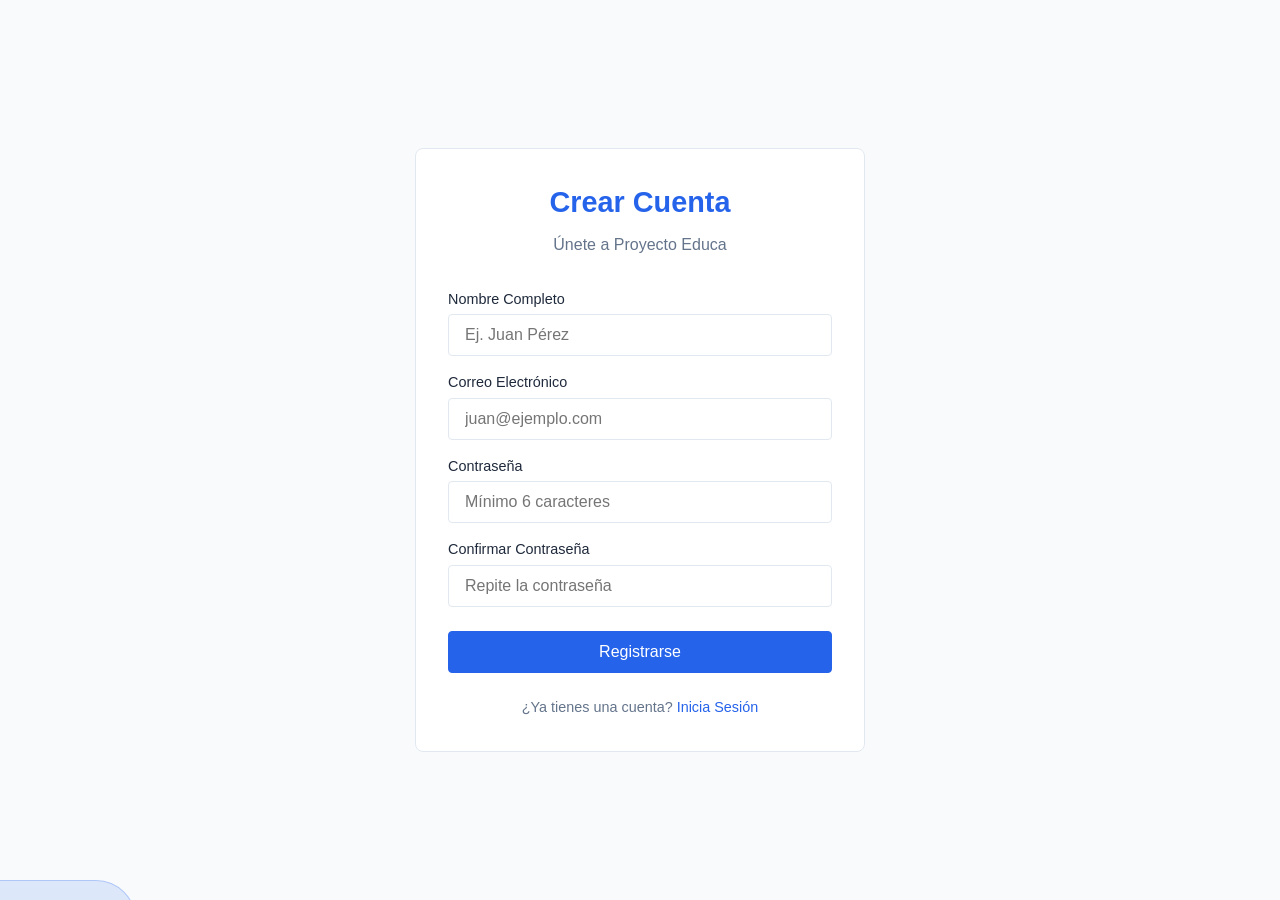
<file: src/pages/registro.html>
<!DOCTYPE html>
<html lang="es">
<head>
    <meta charset="UTF-8">
    <meta name="viewport" content="width=device-width, initial-scale=1.0">
    <title>Proyecto Educa | Registro</title>
    
    <!-- Enlaces a CSS Global -->
    <link rel="stylesheet" href="../../assets/css/reset.css">
    <link rel="stylesheet" href="../../assets/css/variables.css">
    <link rel="stylesheet" href="../../assets/css/components.css">
    <link rel="stylesheet" href="../../assets/css/pages.css">
</head>
<body style="background-color: var(--color-bg);">
    
    <!-- Fondo animado de figuras flotantes -->
    <div class="floating-bg">
        <div class="shape shape-1"></div>
        <div class="shape shape-2"></div>
        <div class="shape shape-3"></div>
        <div class="shape shape-4"></div>
        <div class="shape shape-5"></div>
        <div class="shape shape-6"></div>
    </div>

    <main class="main-content" style="min-height: 100vh; display: flex; align-items: center; justify-content: center; padding: var(--spacing-md);">
        <div class="card" style="max-width: 450px; width: 100%;">
            <div style="text-align: center; margin-bottom: var(--spacing-xl);">
                <h1 style="color: var(--color-primary); font-size: 1.8rem; margin-bottom: var(--spacing-sm);">Crear Cuenta</h1>
                <p style="color: var(--color-text-muted);">Únete a Proyecto Educa</p>
            </div>
            
            <form id="registro-form" autocomplete="off">
                <div class="form-group">
                    <label for="nombre">Nombre Completo</label>
                    <input type="text" id="nombre" name="nombre" class="form-control" placeholder="Ej. Juan Pérez" required>
                </div>

                <div class="form-group">
                    <label for="correo">Correo Electrónico</label>
                    <input type="email" id="correo" name="correo" class="form-control" placeholder="juan@ejemplo.com" required>
                </div>
                
                <div class="form-group">
                    <label for="clave">Contraseña</label>
                    <input type="password" id="clave" name="clave" class="form-control" placeholder="Mínimo 6 caracteres" required>
                </div>

                <div class="form-group">
                    <label for="clave-confirmar">Confirmar Contraseña</label>
                    <input type="password" id="clave-confirmar" name="clave-confirmar" class="form-control" placeholder="Repite la contraseña" required>
                </div>
                
                <!-- Contenedor de error -->
                <div id="error-message" style="color: #dc2626; font-size: 0.85rem; margin-bottom: var(--spacing-md); display: none; text-align: center; background-color: #fee2e2; padding: 8px; border-radius: var(--border-radius-sm);"></div>
                
                <!-- Contenedor de éxito -->
                <div id="success-message" style="color: var(--color-secondary); font-size: 0.85rem; margin-bottom: var(--spacing-md); display: none; text-align: center; background-color: #dcfce7; padding: 8px; border-radius: var(--border-radius-sm);"></div>

                <button type="submit" class="btn btn-primary" style="width: 100%; margin-top: var(--spacing-sm);">
                    Registrarse
                </button>
            </form>
            
            <div style="text-align: center; margin-top: var(--spacing-lg); font-size: 0.9rem;">
                <span style="color: var(--color-text-muted);">¿Ya tienes una cuenta?</span>
                <a href="login.html" style="color: var(--color-primary); text-decoration: none; font-weight: 500;">Inicia Sesión</a>
            </div>
        </div>
    </main>

    <!-- Módulo JS de Registro -->
    <script type="module" src="../modules/auth/registro.js"></script>
</body>
</html>
</file>
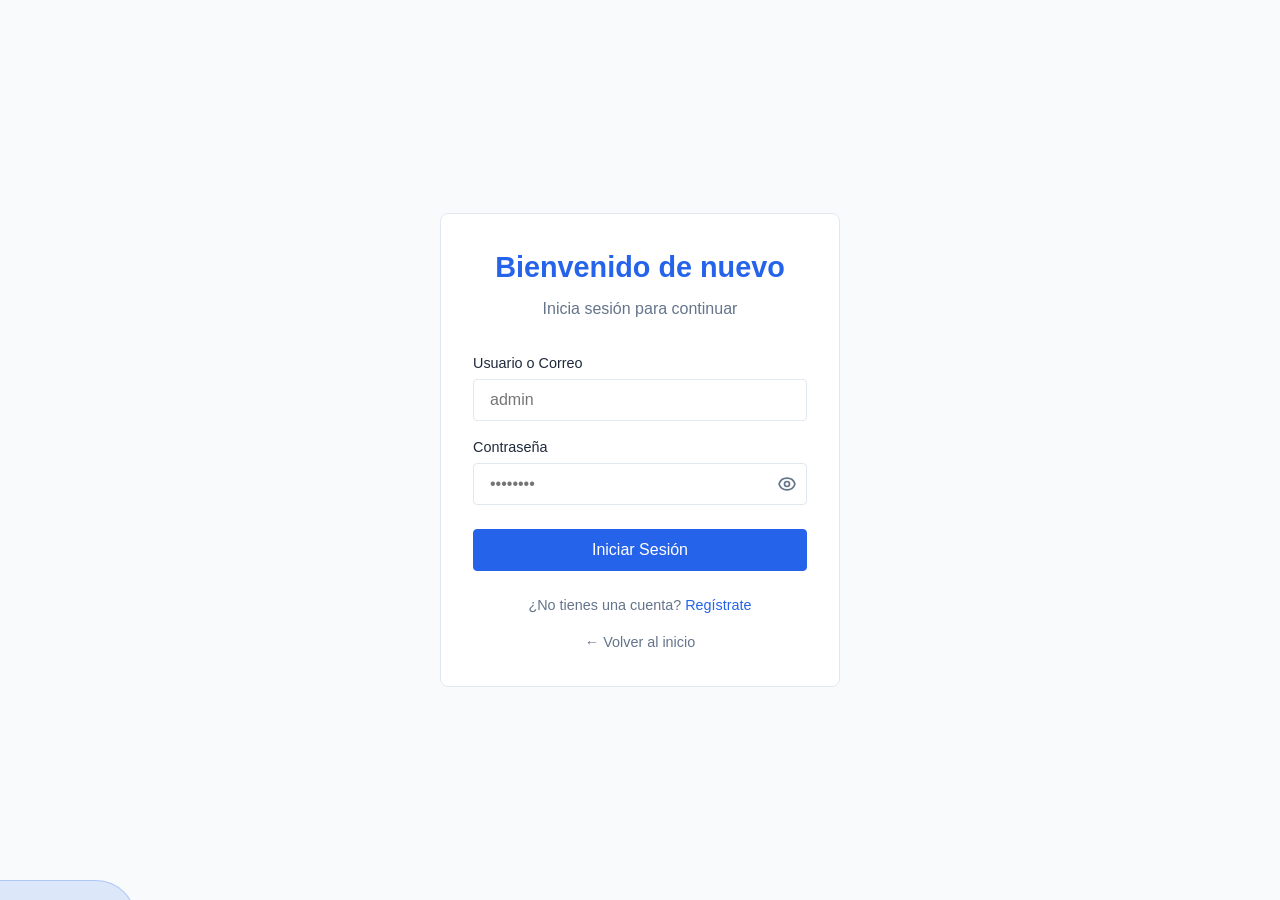
<file: src/pages/score.html>
<!DOCTYPE html>
<html lang="es">
<head>
    <meta charset="UTF-8">
    <meta name="viewport" content="width=device-width, initial-scale=1.0">
    <title>Proyecto Educa | Mi Score</title>
    <link rel="stylesheet" href="../../assets/css/reset.css">
    <link rel="stylesheet" href="../../assets/css/variables.css">
    <link rel="stylesheet" href="../../assets/css/components.css">
    <link rel="stylesheet" href="../../assets/css/pages.css">
</head>
<body style="background-color: var(--color-bg);">
    
    <!-- Fondo animado -->
    <div class="floating-bg">
        <div class="shape shape-1"></div>
        <div class="shape shape-2"></div>
        <div class="shape shape-3"></div>
        <div class="shape shape-4"></div>
        <div class="shape shape-5"></div>
        <div class="shape shape-6"></div>
    </div>

    <header style="background-color: white; padding: 1rem 2rem; border-bottom: 1px solid var(--color-border); display: flex; justify-content: space-between; align-items: center;">
        <div style="font-weight: 700; color: var(--color-secondary); font-size: 1.2rem;">Portal del Estudiante</div>
        <button id="btn-logout" class="btn btn-secondary" style="padding: 0.4rem 0.8rem; font-size: 0.85rem;">Cerrar Sesión</button>
    </header>

    <main class="main-content" style="padding: 2rem; display: flex; justify-content: center; align-items: flex-start; min-height: calc(100vh - 70px);">
        
        <div class="card" style="max-width: 600px; width: 100%; text-align: center; padding: 3rem 2rem;">
            <!-- Icono -->
            <div style="width: 80px; height: 80px; background-color: rgba(15, 118, 110, 0.1); color: var(--color-secondary); border-radius: 50%; display: flex; align-items: center; justify-content: center; margin: 0 auto 1.5rem auto;">
                <svg width="40" height="40" fill="none" stroke="currentColor" viewBox="0 0 24 24"><path stroke-linecap="round" stroke-linejoin="round" stroke-width="2" d="M12 14l9-5-9-5-9 5 9 5z"></path><path stroke-linecap="round" stroke-linejoin="round" stroke-width="2" d="M12 14l6.16-3.422a12.083 12.083 0 01.665 6.479A11.952 11.952 0 0012 20.055a11.952 11.952 0 00-6.824-2.998 12.078 12.078 0 01.665-6.479L12 14z"></path><path stroke-linecap="round" stroke-linejoin="round" stroke-width="2" d="M12 14l9-5-9-5-9 5 9 5zm0 0l6.16-3.422a12.083 12.083 0 01.665 6.479A11.952 11.952 0 0012 20.055a11.952 11.952 0 00-6.824-2.998 12.078 12.078 0 01.665-6.479L12 14zm-4 6v-7.5l4-2.222"></path></svg>
            </div>
            
            <h1 style="color: var(--color-text-main); margin-bottom: 0.5rem; font-size: 1.8rem;">Bienvenido a tu perfil</h1>
            <p style="color: var(--color-text-muted); margin-bottom: 2rem;">Hola <span id="student-name" style="font-weight: 700; color: var(--color-primary);"></span>, completa tus datos para acceder a tu panel.</p>
            
            <!-- ============================================ -->
            <!-- ESTADO 1: Formulario de ingreso de datos     -->
            <!-- (Solo visible si scores === null)             -->
            <!-- ============================================ -->
            <div id="estado-formulario" style="display: none;">
                <div style="background: linear-gradient(135deg, #fef3c7, #fde68a); border: 1px solid #f59e0b; border-radius: var(--border-radius-md); padding: 1rem; margin-bottom: 1.5rem;">
                    <p style="color: #92400e; font-weight: 600; font-size: 0.9rem;">
                        ⚠️ Es tu primera vez. Selecciona tu curso, edad e ingresa tus 4 calificaciones para continuar.
                    </p>
                </div>

                <form id="scores-form" autocomplete="off" style="text-align: left;">
                    
                    <!-- Selección de Curso y Edad via Combobox -->
                    <div style="display: flex; gap: 1rem; margin-bottom: 1rem;">
                        <div class="form-group" style="flex: 1; margin-bottom: 0;">
                            <label for="select-curso" style="font-weight: 600; color: var(--color-text-main); margin-bottom: 0.3rem; display: block;">Curso</label>
                            <select id="select-curso" name="curso" class="form-control" required style="width: 100%; cursor: pointer;">
                                <option value="" disabled selected>-- Selecciona un Curso --</option>
                                <option value="1ro Medio">1ro Medio</option>
                                <option value="2do Medio">2do Medio</option>
                                <option value="3ro Medio">3ro Medio</option>
                                <option value="4to Medio">4to Medio</option>
                            </select>
                        </div>
                        <div class="form-group" style="flex: 1; margin-bottom: 0;">
                            <label for="select-edad" style="font-weight: 600; color: var(--color-text-main); margin-bottom: 0.3rem; display: block;">Edad</label>
                            <select id="select-edad" name="edad" class="form-control" required style="width: 100%; cursor: pointer;">
                                <option value="" disabled selected>-- Selecciona Edad --</option>
                                <option value="13">13 años</option>
                                <option value="14">14 años</option>
                                <option value="15">15 años</option>
                                <option value="16">16 años</option>
                                <option value="17">17 años</option>
                                <option value="18">18 años</option>
                                <option value="19">19 años</option>
                            </select>
                        </div>
                    </div>

                    <hr style="border: 0; border-top: 1px dashed var(--color-border); margin: 1.25rem 0;">

                    <h3 style="font-size: 0.95rem; color: var(--color-text-main); margin-bottom: 1rem; text-align: center; font-weight: 600;">Calificaciones por Materia (0 a 100)</h3>

                    <div class="form-group" style="margin-bottom: 1rem;">
                        <label for="nota-matematicas" style="font-weight: 600; color: var(--color-text-main); margin-bottom: 0.3rem; display: block;">Matemáticas</label>
                        <input type="number" id="nota-matematicas" name="matematicas" class="form-control" placeholder="0 - 100" min="0" max="100" step="1" required style="width: 100%;">
                    </div>
                    <div class="form-group" style="margin-bottom: 1rem;">
                        <label for="nota-lenguaje" style="font-weight: 600; color: var(--color-text-main); margin-bottom: 0.3rem; display: block;">Lenguaje</label>
                        <input type="number" id="nota-lenguaje" name="lenguaje" class="form-control" placeholder="0 - 100" min="0" max="100" step="1" required style="width: 100%;">
                    </div>
                    <div class="form-group" style="margin-bottom: 1rem;">
                        <label for="nota-ciencias" style="font-weight: 600; color: var(--color-text-main); margin-bottom: 0.3rem; display: block;">Ciencias</label>
                        <input type="number" id="nota-ciencias" name="ciencias" class="form-control" placeholder="0 - 100" min="0" max="100" step="1" required style="width: 100%;">
                    </div>
                    <div class="form-group" style="margin-bottom: 1rem;">
                        <label for="nota-historia" style="font-weight: 600; color: var(--color-text-main); margin-bottom: 0.3rem; display: block;">Historia</label>
                        <input type="number" id="nota-historia" name="historia" class="form-control" placeholder="0 - 100" min="0" max="100" step="1" required style="width: 100%;">
                    </div>

                    <!-- Error -->
                    <div id="score-error" style="color: #dc2626; font-size: 0.85rem; margin-bottom: 1rem; display: none; text-align: center; background-color: #fee2e2; padding: 8px; border-radius: var(--border-radius-sm);"></div>

                    <button type="submit" id="btn-guardar-notas" class="btn btn-primary" style="width: 100%; margin-top: 0.5rem;">
                        Guardar Registro
                    </button>
                </form>
            </div>

            <!-- ============================================ -->
            <!-- ESTADO 2: Vista de solo lectura de notas     -->
            <!-- (Visible una vez los datos fueron guardados) -->
            <!-- ============================================ -->
            <div id="estado-lectura" style="display: none;">
                <!-- Información personal fijada -->
                <div style="display: flex; justify-content: center; gap: 1.5rem; margin-bottom: 1.5rem; font-size: 0.95rem; color: var(--color-text-muted);">
                    <div><strong>Curso:</strong> <span id="student-curso" style="color: var(--color-text-main); font-weight: 600;">—</span></div>
                    <div><strong>Edad:</strong> <span id="student-edad" style="color: var(--color-text-main); font-weight: 600;">—</span></div>
                </div>

                <div style="background-color: #F8FAFC; border: 1px solid var(--color-border); border-radius: var(--border-radius-md); padding: 2rem;">
                    <h2 id="score-letra" style="font-size: 3.5rem; color: var(--color-secondary); margin-bottom: 0.5rem; font-weight: 800;">—</h2>
                    <p style="color: var(--color-text-muted); font-size: 0.95rem;">Rendimiento Académico Actual</p>
                    <div id="score-badge" style="margin-top: 1rem; display: inline-block; padding: 0.4rem 1rem; border-radius: 20px; font-size: 0.85rem; font-weight: 600;"></div>
                </div>

                <!-- Detalle de notas -->
                <div style="background-color: #F8FAFC; border: 1px solid var(--color-border); border-radius: var(--border-radius-md); padding: 1.5rem; margin-top: 1.5rem; text-align: left;">
                    <h3 style="font-size: 1rem; color: var(--color-text-main); margin-bottom: 0.75rem; text-align: center;">Calificaciones Registradas</h3>
                    <div id="detalle-notas" style="color: var(--color-text-muted); font-size: 0.9rem;"></div>
                    <div style="margin-top: 0.75rem; padding-top: 0.75rem; border-top: 1px dashed var(--color-border); text-align: center;">
                        <span style="color: var(--color-primary); font-weight: 600; font-size: 1.1rem;">Promedio: <span id="score-promedio">—</span></span>
                    </div>
                </div>

                <div style="margin-top: 1.5rem; background: linear-gradient(135deg, #dcfce7, #bbf7d0); border: 1px solid #86efac; border-radius: var(--border-radius-md); padding: 0.75rem;">
                    <p style="color: #166534; font-size: 0.85rem; font-weight: 500;">🔒 Tus datos y notas han sido registrados y no pueden ser modificados.</p>
                </div>
            </div>

            <p style="margin-top: 2rem; font-size: 0.85rem; color: var(--color-text-muted);">Tus datos personales están protegidos de los demás estudiantes.</p>
        </div>
    </main>

    <!-- Módulo JS del Perfil de Estudiante -->
    <script type="module" src="../modules/estudiantes/score.js"></script>
</body>
</html>
</file>
<file: assets/css/variables.css>
/* variables.css - Sistema de diseño (Equilibrio: Profesional, elegante y sobrio) */
:root {
    /* Paleta corporativa moderna (Azul Rey y Verde Esmeralda Suave) */
    --color-primary: #2563EB;         /* Azul web clásico y elegante (True Blue) */
    --color-primary-hover: #1D4ED8;   /* Azul más profundo al pasar el cursor */
    --color-secondary: #0F766E;       /* Verde azulado (Teal) muy profesional */
    --color-secondary-hover: #115E59; 
    
    /* Fondos y textos limpios (Gris Pizarra / Slate) */
    --color-bg: #F8FAFC;              /* Blanco roto con un levísimo tono fresco */
    --color-bg-card: #FFFFFF;         /* Blanco puro para las tarjetas */
    --color-text-main: #1E293B;       /* Casi negro, para una lectura muy suave */
    --color-text-muted: #64748B;      /* Gris intermedio para textos secundarios */
    --color-border: #E2E8F0;          /* Gris claro para divisores sutiles */
    
    /* Tipografía nativa del sistema (Se ve hermosa en Windows/Mac sin cargar fuentes externas) */
    --font-family-main: -apple-system, BlinkMacSystemFont, "Segoe UI", Roboto, Helvetica, Arial, sans-serif;
    
    /* Espaciado estructurado */
    --spacing-xs: 0.25rem;
    --spacing-sm: 0.5rem;
    --spacing-md: 1rem;
    --spacing-lg: 1.5rem;
    --spacing-xl: 2rem;
    
    /* Bordes estéticos pero sin excesos */
    --border-radius-sm: 0.25rem;
    --border-radius-md: 0.5rem;
    --border-radius-lg: 0.5rem;
    
    /* Sombras suaves y realistas (sin efecto de "brillo") */
    --shadow-sm: 0 1px 2px 0 rgba(0, 0, 0, 0.05);
    --shadow-md: 0 4px 6px -1px rgba(0, 0, 0, 0.05), 0 2px 4px -1px rgba(0, 0, 0, 0.03);
    --shadow-lg: 0 10px 15px -3px rgba(0, 0, 0, 0.05), 0 4px 6px -2px rgba(0, 0, 0, 0.02);
    
    /* Transiciones naturales */
    --transition-fast: 0.2s ease-in-out;
}
</file>
<file: assets/css/components.css>
/* components.css - Clases reutilizables corporativas y profesionales */
body {
    font-family: var(--font-family-main);
    background-color: var(--color-bg);
    color: var(--color-text-main);
}

/* Botones profesionales, sin escalas ni animaciones exageradas */
.btn {
    display: inline-flex;
    align-items: center;
    justify-content: center;
    padding: var(--spacing-sm) var(--spacing-lg);
    border-radius: var(--border-radius-sm);
    font-weight: 500;
    text-decoration: none;
    cursor: pointer;
    transition: background-color 0.2s ease, border-color 0.2s ease;
    border: 1px solid transparent;
}

.btn-primary {
    background-color: var(--color-primary);
    color: white;
    border-color: var(--color-primary);
}

.btn-primary:hover {
    background-color: var(--color-primary-hover);
    border-color: var(--color-primary-hover);
}

.btn-secondary {
    background-color: #FFFFFF;
    color: var(--color-text-main);
    border-color: var(--color-border);
}

.btn-secondary:hover {
    background-color: #F3F4F6;
    border-color: #D1D5DB;
}

/* Tarjetas corporativas */
.card {
    background-color: var(--color-bg-card);
    border-radius: var(--border-radius-md);
    padding: var(--spacing-xl);
    border: 1px solid var(--color-border);
}

/* Formularios genéricos */
.form-group {
    margin-bottom: var(--spacing-md);
}

.form-group label {
    display: block;
    margin-bottom: var(--spacing-xs);
    font-weight: 500;
    color: var(--color-text-main);
    font-size: 0.9rem;
}

.form-control {
    width: 100%;
    padding: var(--spacing-sm) var(--spacing-md);
    border: 1px solid var(--color-border);
    border-radius: var(--border-radius-sm);
    outline: none;
    transition: border-color 0.2s ease;
    background-color: #FFFFFF;
}

.form-control:focus {
    border-color: var(--color-primary);
}
</file>
<file: assets/css/pages.css>
/* pages.css - Estilos corporativos y limpios para las vistas (Landing Page) */

body {
    background-color: var(--color-bg);
    position: relative;
}

.main-content {
    min-height: calc(100vh - 120px);
    display: flex;
    flex-direction: column;
    align-items: center;
    justify-content: center;
    padding: calc(var(--spacing-xl) * 2) var(--spacing-md);
    max-width: 1200px;
    margin: 0 auto;
}

/* --- HERO SECTION --- */
.hero {
    text-align: center;
    max-width: 800px;
    margin-bottom: calc(var(--spacing-xl) * 2);
}

.hero-badge {
    display: inline-block;
    background: #E0E7FF;
    color: var(--color-primary);
    padding: 0.3rem 0.8rem;
    border-radius: 4px;
    font-size: 0.85rem;
    font-weight: 600;
    margin-bottom: var(--spacing-lg);
    border: 1px solid #C7D2FE;
    text-transform: uppercase;
    letter-spacing: 0.05em;
}

.hero h1 {
    font-size: clamp(2rem, 4vw, 3.5rem);
    font-weight: 700;
    line-height: 1.2;
    margin-bottom: var(--spacing-md);
    color: var(--color-text-main);
}

.hero p {
    font-size: 1.15rem;
    color: var(--color-text-muted);
    margin-bottom: var(--spacing-xl);
    max-width: 650px;
    margin-left: auto;
    margin-right: auto;
    line-height: 1.6;
}

.hero .actions {
    display: flex;
    gap: var(--spacing-md);
    justify-content: center;
    flex-wrap: wrap;
}

.btn-lg {
    padding: 0.75rem 1.5rem;
    font-size: 1rem;
    gap: 0.5rem;
}

/* --- FEATURES GRID --- */
.features-grid {
    display: grid;
    grid-template-columns: repeat(auto-fit, minmax(300px, 1fr));
    gap: var(--spacing-xl);
    width: 100%;
}

.feature-card {
    background: #FFFFFF;
    border: 1px solid var(--color-border);
    text-align: left;
    box-shadow: none; /* Diseño plano y profesional */
}

.feature-icon {
    margin-bottom: var(--spacing-md);
    color: var(--color-primary);
    display: inline-flex;
}

.feature-card h3 {
    font-size: 1.15rem;
    margin-bottom: var(--spacing-sm);
    color: var(--color-text-main);
    font-weight: 600;
}

.feature-card p {
    color: var(--color-text-muted);
    font-size: 0.95rem;
    line-height: 1.5;
}

/* --- ANIMACIÓN DE FONDO (Figuras flotantes) --- */
.floating-bg {
    position: fixed;
    top: 0;
    left: 0;
    width: 100vw;
    height: 100vh;
    overflow: hidden;
    z-index: -1;
    pointer-events: none; /* Para que no bloqueen los clics */
}

.shape {
    position: absolute;
    background: rgba(37, 99, 235, 0.15); /* Azul primario con más opacidad */
    border: 1px solid rgba(37, 99, 235, 0.25);
    border-radius: 20%;
    animation: float 15s infinite linear;
    bottom: -20vh; /* Empiezan desde abajo */
}

.shape-1 {
    width: 80px; height: 80px;
    left: 10%;
    animation-duration: 20s;
    animation-delay: -2s;
}
.shape-2 {
    width: 150px; height: 150px;
    left: 70%;
    border-radius: 50%;
    animation-duration: 25s;
    background: rgba(15, 118, 110, 0.15); /* Verde secundario más visible */
    border-color: rgba(15, 118, 110, 0.25);
    animation-delay: -10s;
}
.shape-3 {
    width: 60px; height: 60px;
    left: 40%;
    animation-duration: 18s;
    animation-delay: -15s;
}
.shape-4 {
    width: 120px; height: 120px;
    left: 85%;
    border-radius: 50%;
    animation-duration: 30s;
    animation-delay: -5s;
}
.shape-5 {
    width: 40px; height: 40px;
    left: 20%;
    animation-duration: 22s;
    animation-delay: -12s;
}
.shape-6 {
    width: 200px; height: 200px;
    left: -5%;
    background: rgba(37, 99, 235, 0.12);
    animation-duration: 35s;
    animation-delay: -20s;
}

@keyframes float {
    0% {
        transform: translateY(0) rotate(0deg);
        opacity: 0;
    }
    10% {
        opacity: 1;
    }
    90% {
        opacity: 1;
    }
    100% {
        transform: translateY(-120vh) rotate(360deg);
        opacity: 0;
    }
}
</file>
